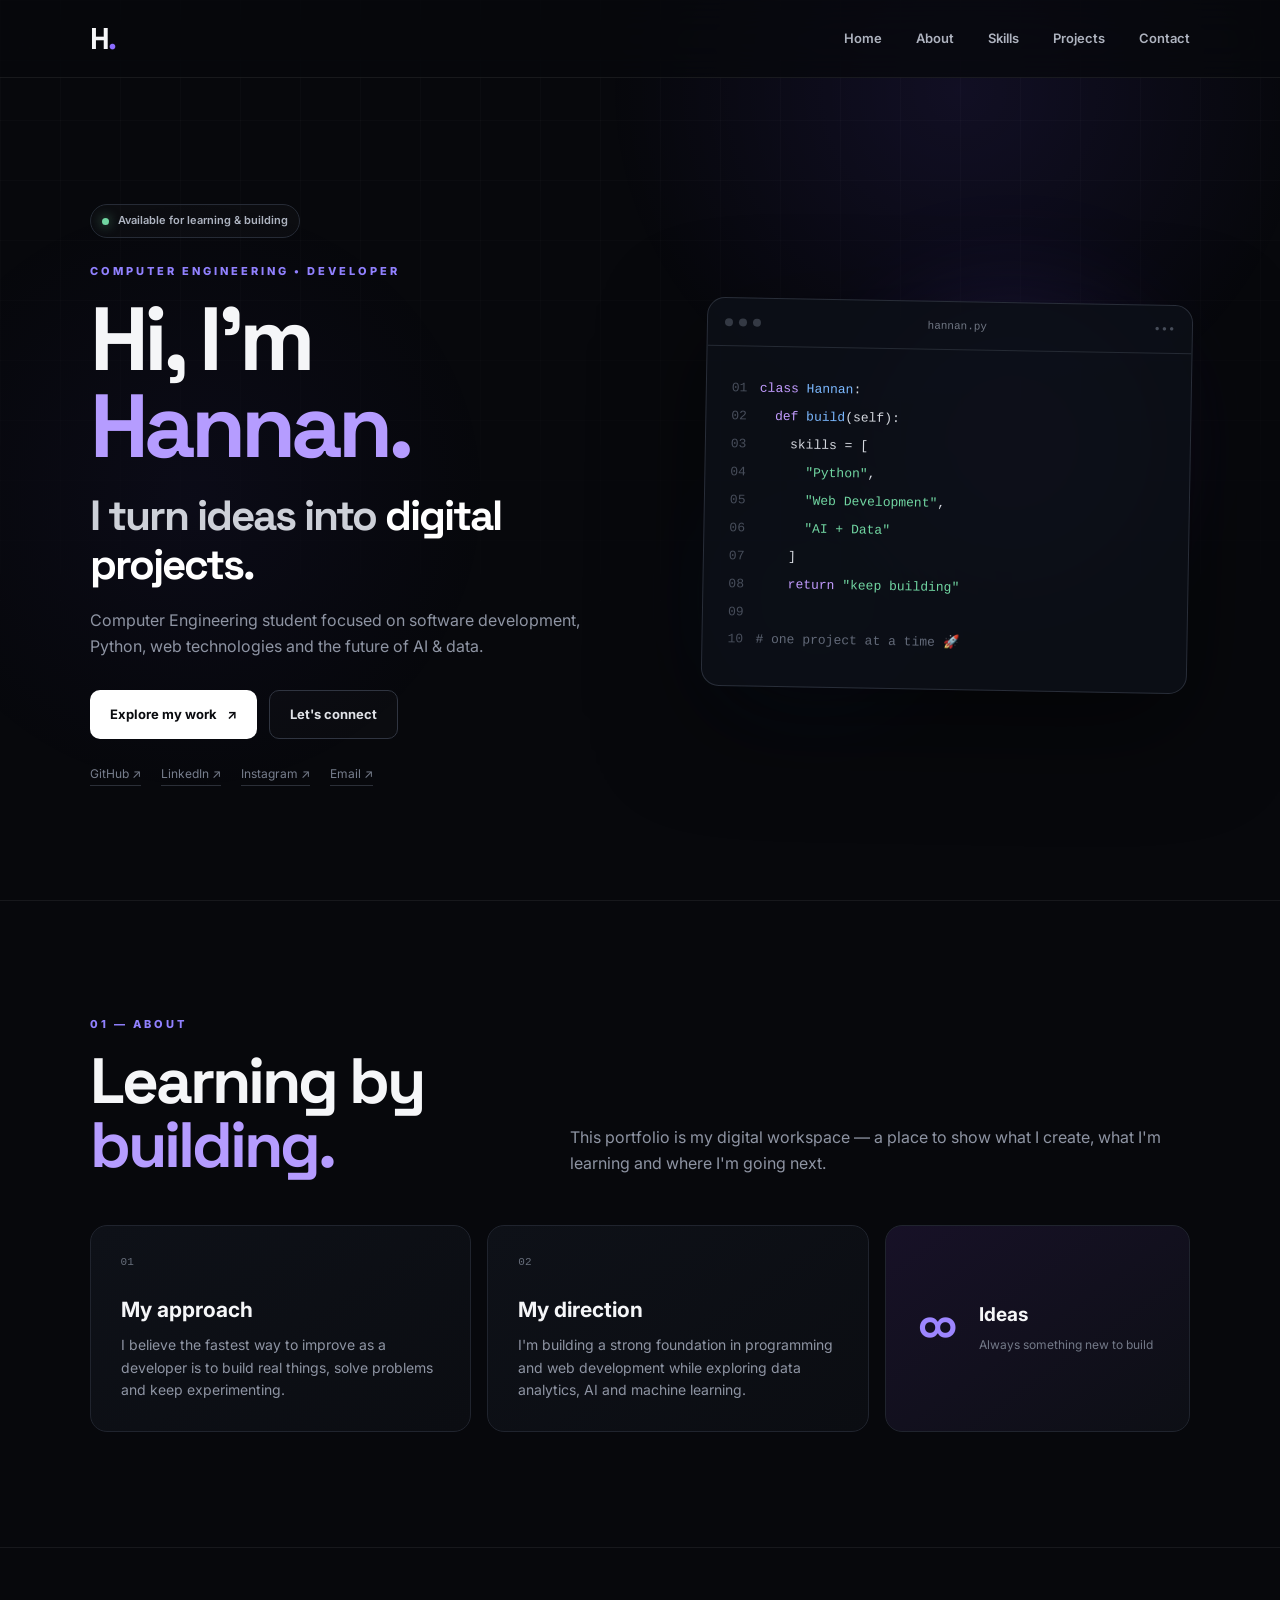
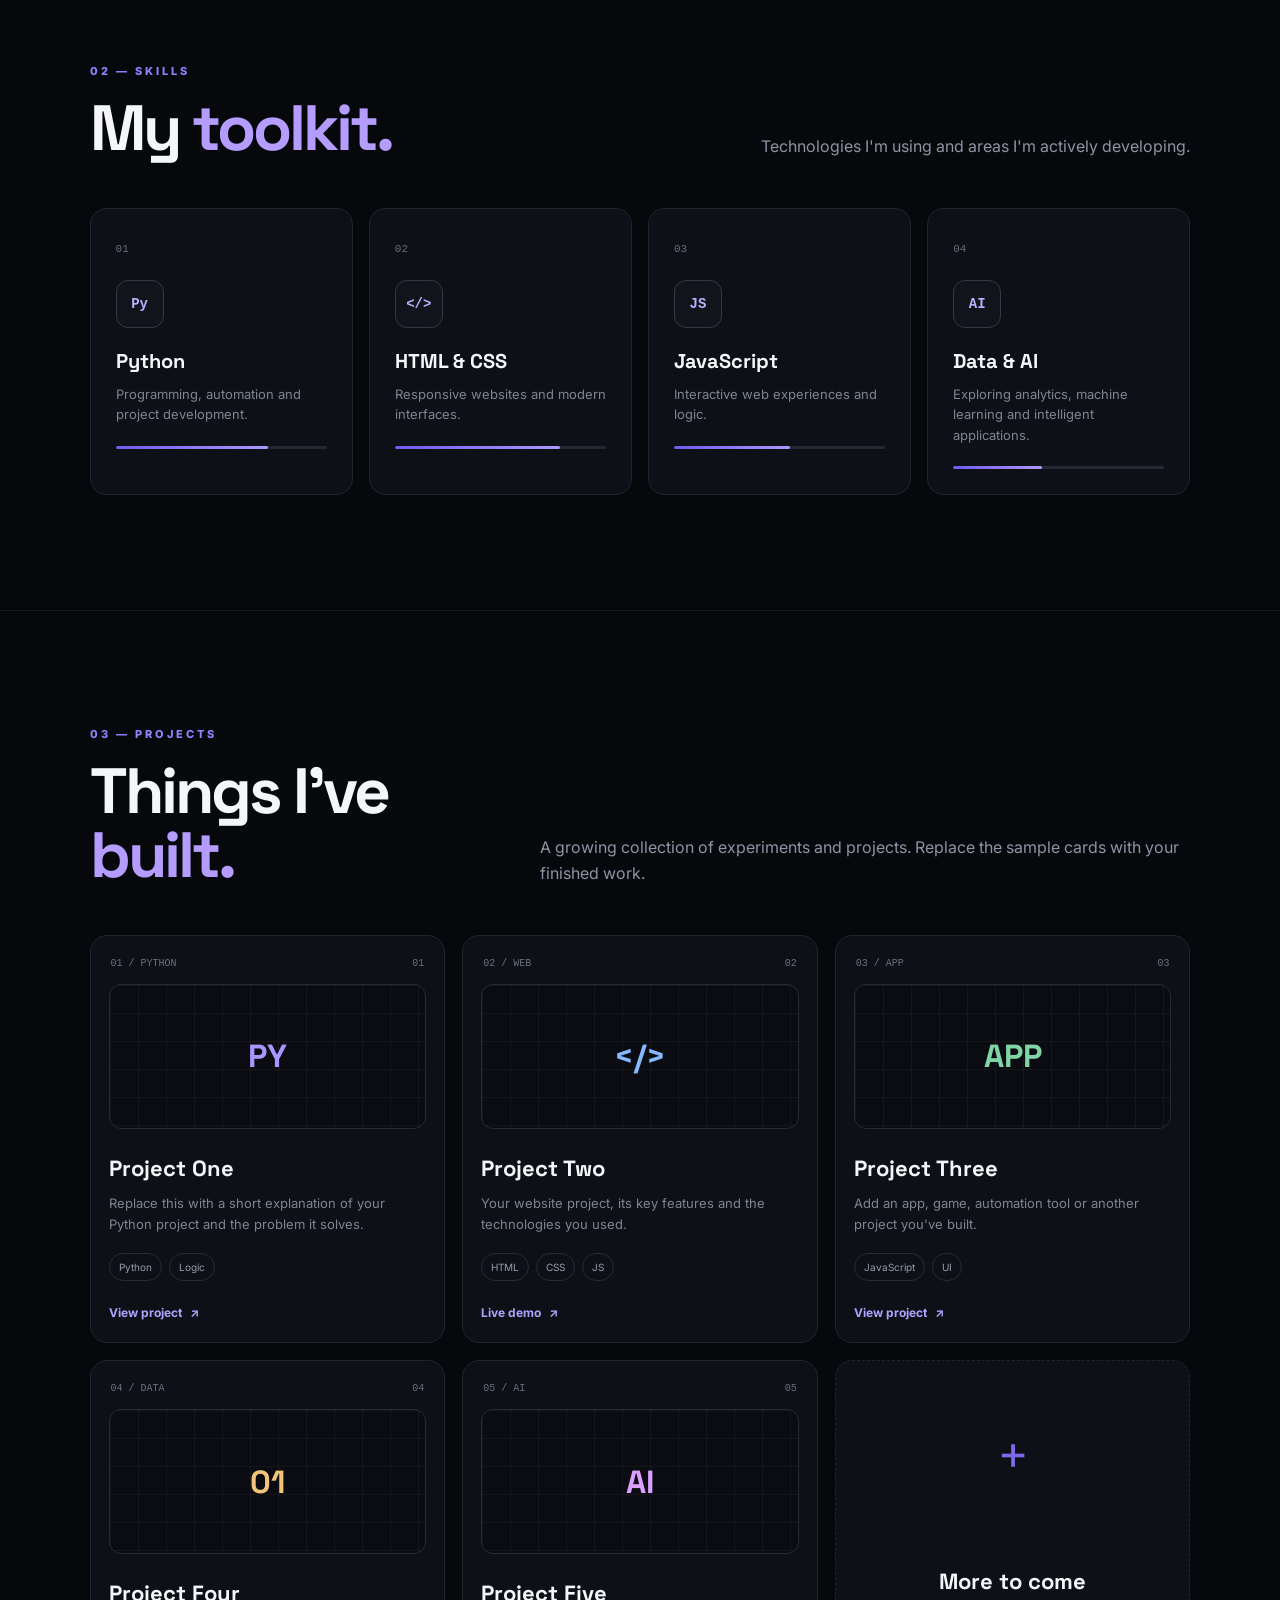
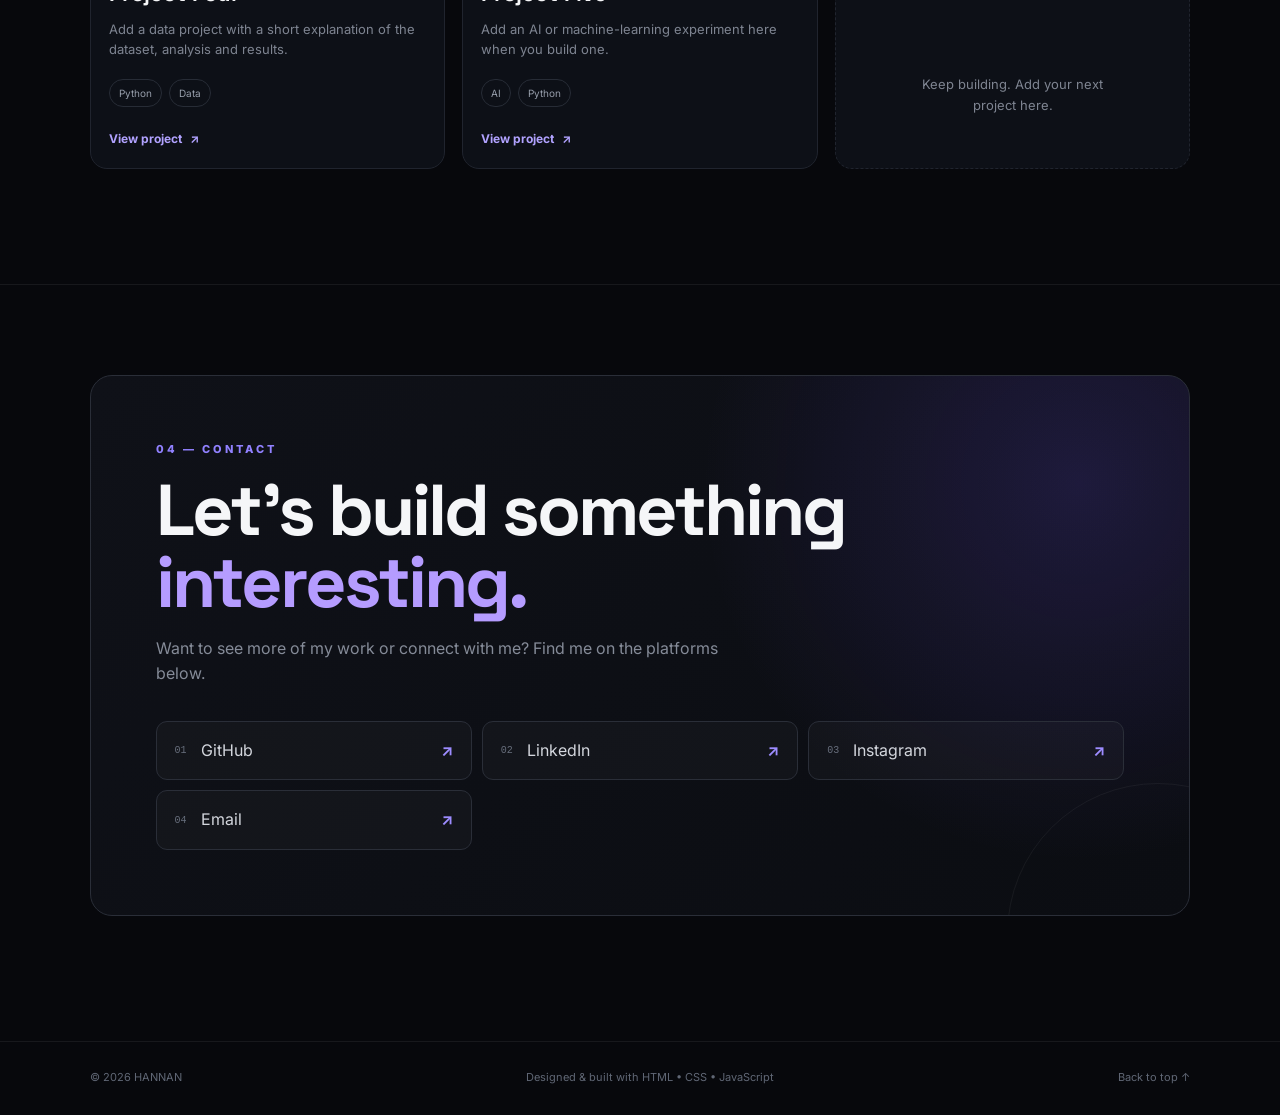
<file: index.html>
<!DOCTYPE html>
<html lang="en">
<head>
  <meta charset="UTF-8">
  <meta name="viewport" content="width=device-width, initial-scale=1.0">
  <meta name="description" content="Hannan — Computer Engineering student, developer and builder. Explore projects, skills and learning journey.">
  <title>Hannan — Developer Portfolio</title>
  <link rel="preconnect" href="https://fonts.googleapis.com">
  <link rel="preconnect" href="https://fonts.gstatic.com" crossorigin>
  <link href="https://fonts.googleapis.com/css2?family=Inter:wght@400;500;600;700;800&family=Space+Grotesk:wght@500;600;700&display=swap" rel="stylesheet">
  <link rel="stylesheet" href="style.css">
</head>
<body>
  <div class="bg-grid"></div>

  <header class="nav">
    <a class="logo" href="#home" aria-label="Hannan home">H<span>.</span></a>
    <button class="menu" id="menuBtn" aria-label="Open navigation" aria-expanded="false">☰</button>
    <nav id="navLinks">
      <a href="#home">Home</a>
      <a href="#about">About</a>
      <a href="#skills">Skills</a>
      <a href="#projects">Projects</a>
      <a href="#contact">Contact</a>
    </nav>
  </header>

  <main>
    <section id="home" class="hero">
      <div class="hero-text reveal">
        <div class="status"><i></i> Available for learning & building</div>
        <p class="eyebrow">COMPUTER ENGINEERING • DEVELOPER</p>
        <h1>Hi, I'm <span>Hannan.</span></h1>
        <h2>I turn ideas into <em>digital projects.</em></h2>
        <p class="intro">Computer Engineering student focused on software development, Python, web technologies and the future of AI & data.</p>
        <div class="buttons">
          <a class="btn primary" href="#projects">Explore my work <span>↗</span></a>
          <a class="btn secondary" href="#contact">Let's connect</a>
        </div>
        <div class="quick-links">
          <a href="#" target="_blank" rel="noopener">GitHub ↗</a>
          <a href="https://www.linkedin.com/in/mohamad-hannan-shaikh-680051393/" target="_blank" rel="noopener">LinkedIn ↗</a>
          <a href="https://www.instagram.com/hanna_n963/" target="_blank" rel="noopener">Instagram ↗</a>
          <a href="mailto:shaikhmo.hannan7@gmail.com">Email ↗</a>
        </div>
      </div>

      <div class="hero-visual reveal">
        <div class="glow glow-one"></div>
        <div class="glow glow-two"></div>
        <div class="terminal">
          <div class="terminal-bar">
            <div class="dots"><i></i><i></i><i></i></div>
            <span>hannan.py</span>
            <b>•••</b>
          </div>
          <div class="terminal-code">
            <p><span class="line">01</span><span class="purple">class</span> <span class="blue">Hannan</span>:</p>
            <p><span class="line">02</span>&nbsp;&nbsp;<span class="purple">def</span> <span class="blue">build</span>(self):</p>
            <p><span class="line">03</span>&nbsp;&nbsp;&nbsp;&nbsp;skills = [</p>
            <p><span class="line">04</span>&nbsp;&nbsp;&nbsp;&nbsp;&nbsp;&nbsp;<span class="green">"Python"</span>,</p>
            <p><span class="line">05</span>&nbsp;&nbsp;&nbsp;&nbsp;&nbsp;&nbsp;<span class="green">"Web Development"</span>,</p>
            <p><span class="line">06</span>&nbsp;&nbsp;&nbsp;&nbsp;&nbsp;&nbsp;<span class="green">"AI + Data"</span></p>
            <p><span class="line">07</span>&nbsp;&nbsp;&nbsp;&nbsp;]</p>
            <p><span class="line">08</span>&nbsp;&nbsp;&nbsp;&nbsp;<span class="purple">return</span> <span class="green">"keep building"</span></p>
            <p><span class="line">09</span></p>
            <p><span class="line">10</span><span class="comment"># one project at a time 🚀</span></p>
          </div>
        </div>
      </div>
    </section>

    <section id="about" class="section about">
      <div class="section-head reveal">
        <div>
          <p class="eyebrow">01 — ABOUT</p>
          <h2>Learning by <span>building.</span></h2>
        </div>
        <p class="section-intro">This portfolio is my digital workspace — a place to show what I create, what I'm learning and where I'm going next.</p>
      </div>
      <div class="about-grid">
        <div class="about-card reveal">
          <div class="card-number">01</div>
          <h3>My approach</h3>
          <p>I believe the fastest way to improve as a developer is to build real things, solve problems and keep experimenting.</p>
        </div>
        <div class="about-card reveal">
          <div class="card-number">02</div>
          <h3>My direction</h3>
          <p>I'm building a strong foundation in programming and web development while exploring data analytics, AI and machine learning.</p>
        </div>
        <div class="about-card highlight reveal">
          <div class="big-number">∞</div>
          <div><strong>Ideas</strong><span>Always something new to build</span></div>
        </div>
      </div>
    </section>

    <section id="skills" class="section">
      <div class="section-head reveal">
        <div>
          <p class="eyebrow">02 — SKILLS</p>
          <h2>My <span>toolkit.</span></h2>
        </div>
        <p class="section-intro">Technologies I'm using and areas I'm actively developing.</p>
      </div>
      <div class="skill-grid">
        <article class="skill reveal"><span class="skill-no">01</span><div class="skill-icon">Py</div><h3>Python</h3><p>Programming, automation and project development.</p><div class="meter"><i style="width:72%"></i></div></article>
        <article class="skill reveal"><span class="skill-no">02</span><div class="skill-icon">&lt;/&gt;</div><h3>HTML & CSS</h3><p>Responsive websites and modern interfaces.</p><div class="meter"><i style="width:78%"></i></div></article>
        <article class="skill reveal"><span class="skill-no">03</span><div class="skill-icon">JS</div><h3>JavaScript</h3><p>Interactive web experiences and logic.</p><div class="meter"><i style="width:55%"></i></div></article>
        <article class="skill reveal"><span class="skill-no">04</span><div class="skill-icon">AI</div><h3>Data & AI</h3><p>Exploring analytics, machine learning and intelligent applications.</p><div class="meter"><i style="width:42%"></i></div></article>
      </div>
    </section>

    <section id="projects" class="section projects-section">
      <div class="section-head reveal">
        <div>
          <p class="eyebrow">03 — PROJECTS</p>
          <h2>Things I've <span>built.</span></h2>
        </div>
        <p class="section-intro">A growing collection of experiments and projects. Replace the sample cards with your finished work.</p>
      </div>
      <div class="project-grid">
        <article class="project featured reveal">
          <div class="project-top"><span>01 / PYTHON</span><span>01</span></div>
          <div class="project-art python-art"><span>PY</span></div>
          <h3>Project One</h3>
          <p>Replace this with a short explanation of your Python project and the problem it solves.</p>
          <div class="tags"><span>Python</span><span>Logic</span></div>
          <a href="#" class="project-link">View project <span>↗</span></a>
        </article>

        <article class="project reveal">
          <div class="project-top"><span>02 / WEB</span><span>02</span></div>
          <div class="project-art web-art"><span>&lt;/&gt;</span></div>
          <h3>Project Two</h3>
          <p>Your website project, its key features and the technologies you used.</p>
          <div class="tags"><span>HTML</span><span>CSS</span><span>JS</span></div>
          <a href="#" class="project-link">Live demo <span>↗</span></a>
        </article>

        <article class="project reveal">
          <div class="project-top"><span>03 / APP</span><span>03</span></div>
          <div class="project-art app-art"><span>APP</span></div>
          <h3>Project Three</h3>
          <p>Add an app, game, automation tool or another project you've built.</p>
          <div class="tags"><span>JavaScript</span><span>UI</span></div>
          <a href="#" class="project-link">View project <span>↗</span></a>
        </article>

        <article class="project reveal">
          <div class="project-top"><span>04 / DATA</span><span>04</span></div>
          <div class="project-art data-art"><span>01</span></div>
          <h3>Project Four</h3>
          <p>Add a data project with a short explanation of the dataset, analysis and results.</p>
          <div class="tags"><span>Python</span><span>Data</span></div>
          <a href="#" class="project-link">View project <span>↗</span></a>
        </article>

        <article class="project reveal">
          <div class="project-top"><span>05 / AI</span><span>05</span></div>
          <div class="project-art ai-art"><span>AI</span></div>
          <h3>Project Five</h3>
          <p>Add an AI or machine-learning experiment here when you build one.</p>
          <div class="tags"><span>AI</span><span>Python</span></div>
          <a href="#" class="project-link">View project <span>↗</span></a>
        </article>

        <article class="project add-project reveal">
          <div class="plus">+</div>
          <h3>More to come</h3>
          <p>Keep building. Add your next project here.</p>
        </article>
      </div>
    </section>

    <section id="contact" class="section contact">
      <div class="contact-box reveal">
        <p class="eyebrow">04 — CONTACT</p>
        <h2>Let's build something<br><span>interesting.</span></h2>
        <p>Want to see more of my work or connect with me? Find me on the platforms below.</p>
        <div class="contact-links">
          <a href="#" target="_blank" rel="noopener"><small>01</small>GitHub <b>↗</b></a>
          <a href="https://www.linkedin.com/in/mohamad-hannan-shaikh-680051393/" target="_blank" rel="noopener"><small>02</small>LinkedIn <b>↗</b></a>
          <a href="https://www.instagram.com/hanna_n963/" target="_blank" rel="noopener"><small>03</small>Instagram <b>↗</b></a>
          <a href="mailto:shaikhmo.hannan7@gmail.com"> <small>04</small>Email <b>↗</b>  </a>
        </div>
      </div>
    </section>
  </main>

  <footer>
    <span>© <span id="year"></span> HANNAN</span>
    <span>Designed & built with HTML • CSS • JavaScript</span>
    <a href="#home">Back to top ↑</a>
  </footer>

  <script>
    const menuBtn = document.getElementById('menuBtn');
    const navLinks = document.getElementById('navLinks');
    menuBtn.addEventListener('click', () => {
      const open = navLinks.classList.toggle('open');
      menuBtn.setAttribute('aria-expanded', open);
    });
    navLinks.querySelectorAll('a').forEach(a => a.addEventListener('click', () => {
      navLinks.classList.remove('open');
      menuBtn.setAttribute('aria-expanded', 'false');
    }));
    document.getElementById('year').textContent = new Date().getFullYear();

    const observer = new IntersectionObserver(entries => {
      entries.forEach(entry => {
        if (entry.isIntersecting) entry.target.classList.add('visible');
      });
    }, {threshold: 0.12});
    document.querySelectorAll('.reveal').forEach(el => observer.observe(el));
  </script>
</body>
</html>
</file>
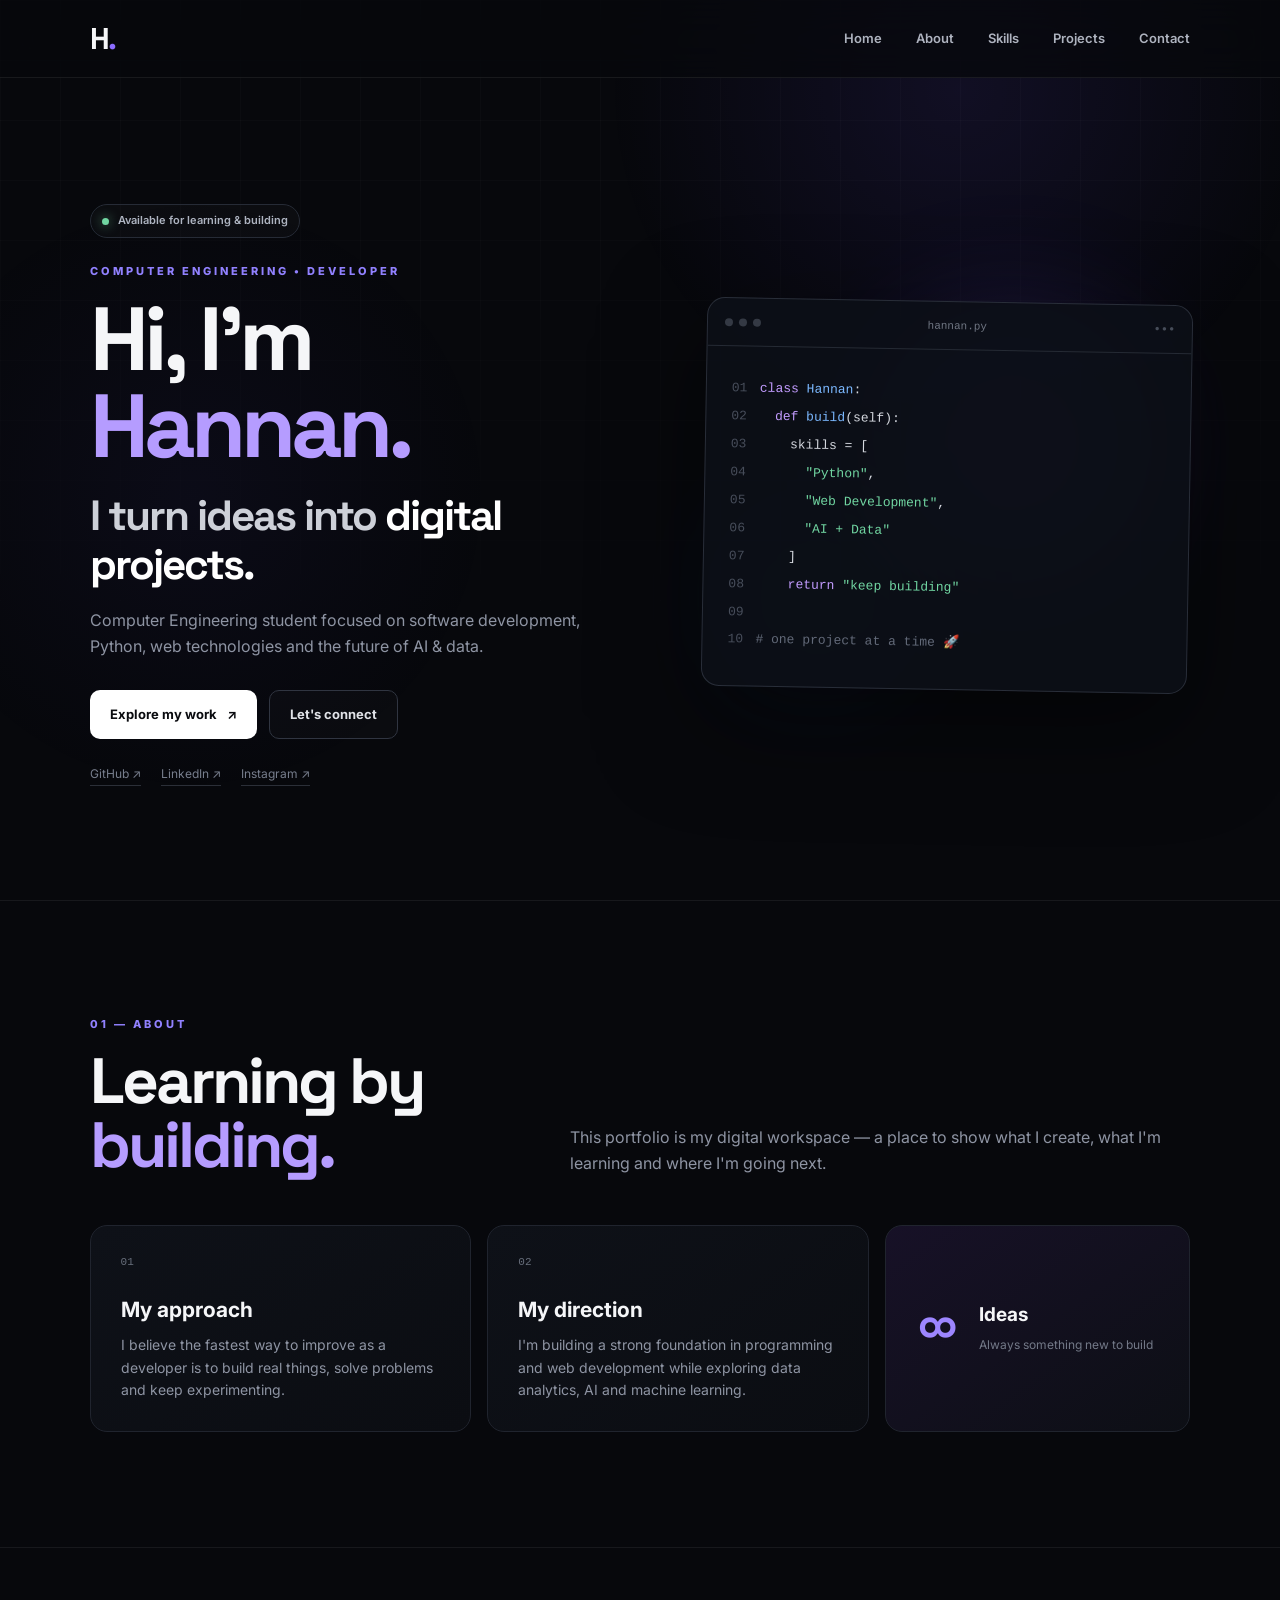
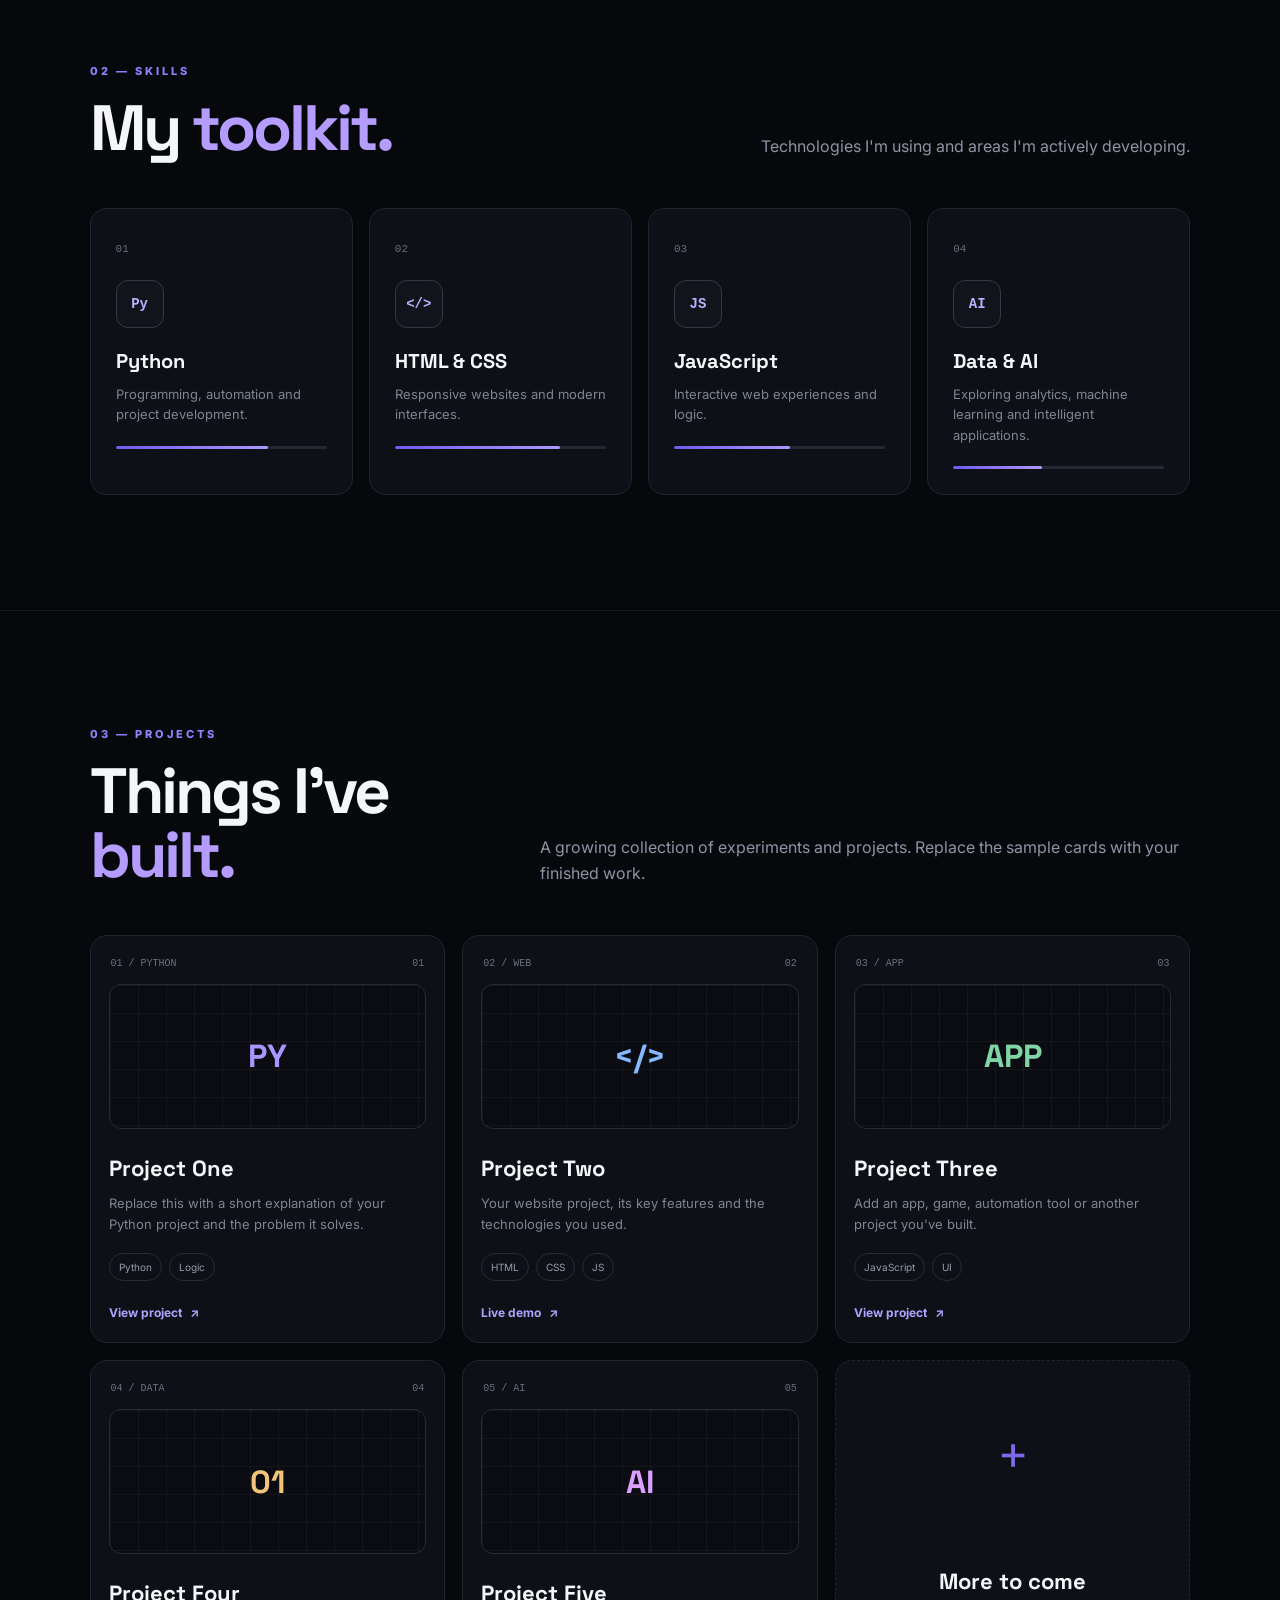
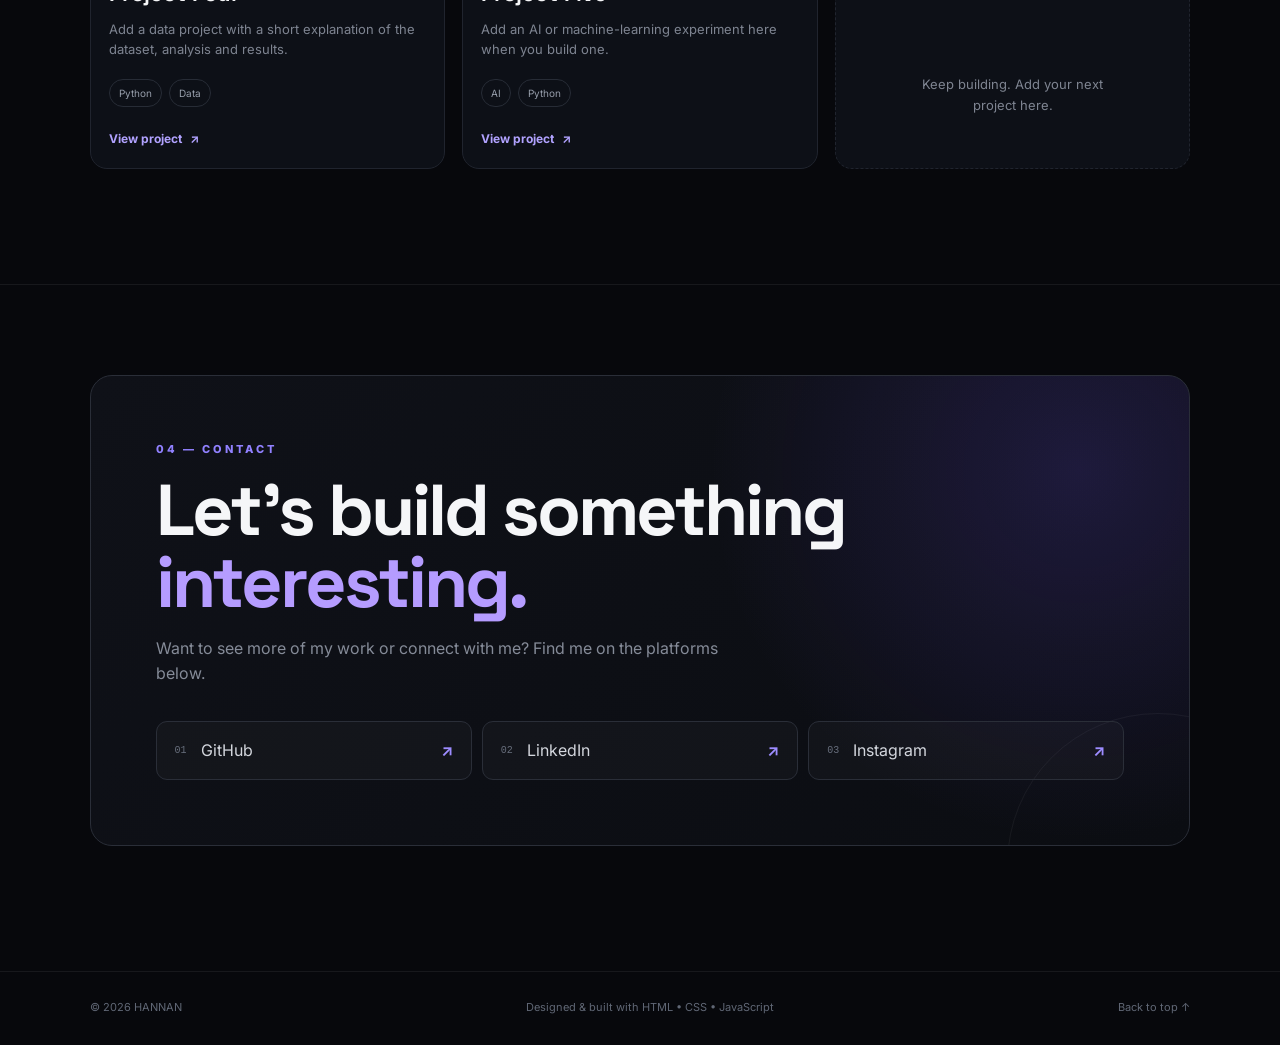
<file: index_professional.html>
<!DOCTYPE html>
<html lang="en">
<head>
  <meta charset="UTF-8">
  <meta name="viewport" content="width=device-width, initial-scale=1.0">
  <meta name="description" content="Hannan — Computer Engineering student, developer and builder. Explore projects, skills and learning journey.">
  <title>Hannan — Developer Portfolio</title>
  <link rel="preconnect" href="https://fonts.googleapis.com">
  <link rel="preconnect" href="https://fonts.gstatic.com" crossorigin>
  <link href="https://fonts.googleapis.com/css2?family=Inter:wght@400;500;600;700;800&family=Space+Grotesk:wght@500;600;700&display=swap" rel="stylesheet">
  <link rel="stylesheet" href="style.css">
</head>
<body>
  <div class="bg-grid"></div>

  <header class="nav">
    <a class="logo" href="#home" aria-label="Hannan home">H<span>.</span></a>
    <button class="menu" id="menuBtn" aria-label="Open navigation" aria-expanded="false">☰</button>
    <nav id="navLinks">
      <a href="#home">Home</a>
      <a href="#about">About</a>
      <a href="#skills">Skills</a>
      <a href="#projects">Projects</a>
      <a href="#contact">Contact</a>
    </nav>
  </header>

  <main>
    <section id="home" class="hero">
      <div class="hero-text reveal">
        <div class="status"><i></i> Available for learning & building</div>
        <p class="eyebrow">COMPUTER ENGINEERING • DEVELOPER</p>
        <h1>Hi, I'm <span>Hannan.</span></h1>
        <h2>I turn ideas into <em>digital projects.</em></h2>
        <p class="intro">Computer Engineering student focused on software development, Python, web technologies and the future of AI & data.</p>
        <div class="buttons">
          <a class="btn primary" href="#projects">Explore my work <span>↗</span></a>
          <a class="btn secondary" href="#contact">Let's connect</a>
        </div>
        <div class="quick-links">
          <a href="https://github.com/hannan963" target="_blank" rel="noopener">GitHub ↗</a>
          <a href="https://www.linkedin.com/in/mohamad-hannan-shaikh-680051393/" target="_blank" rel="noopener">LinkedIn ↗</a>
          <a href="https://www.instagram.com/hanna_n963/" target="_blank" rel="noopener">Instagram ↗</a>
        </div>
      </div>

      <div class="hero-visual reveal">
        <div class="glow glow-one"></div>
        <div class="glow glow-two"></div>
        <div class="terminal">
          <div class="terminal-bar">
            <div class="dots"><i></i><i></i><i></i></div>
            <span>hannan.py</span>
            <b>•••</b>
          </div>
          <div class="terminal-code">
            <p><span class="line">01</span><span class="purple">class</span> <span class="blue">Hannan</span>:</p>
            <p><span class="line">02</span>&nbsp;&nbsp;<span class="purple">def</span> <span class="blue">build</span>(self):</p>
            <p><span class="line">03</span>&nbsp;&nbsp;&nbsp;&nbsp;skills = [</p>
            <p><span class="line">04</span>&nbsp;&nbsp;&nbsp;&nbsp;&nbsp;&nbsp;<span class="green">"Python"</span>,</p>
            <p><span class="line">05</span>&nbsp;&nbsp;&nbsp;&nbsp;&nbsp;&nbsp;<span class="green">"Web Development"</span>,</p>
            <p><span class="line">06</span>&nbsp;&nbsp;&nbsp;&nbsp;&nbsp;&nbsp;<span class="green">"AI + Data"</span></p>
            <p><span class="line">07</span>&nbsp;&nbsp;&nbsp;&nbsp;]</p>
            <p><span class="line">08</span>&nbsp;&nbsp;&nbsp;&nbsp;<span class="purple">return</span> <span class="green">"keep building"</span></p>
            <p><span class="line">09</span></p>
            <p><span class="line">10</span><span class="comment"># one project at a time 🚀</span></p>
          </div>
        </div>
      </div>
    </section>

    <section id="about" class="section about">
      <div class="section-head reveal">
        <div>
          <p class="eyebrow">01 — ABOUT</p>
          <h2>Learning by <span>building.</span></h2>
        </div>
        <p class="section-intro">This portfolio is my digital workspace — a place to show what I create, what I'm learning and where I'm going next.</p>
      </div>
      <div class="about-grid">
        <div class="about-card reveal">
          <div class="card-number">01</div>
          <h3>My approach</h3>
          <p>I believe the fastest way to improve as a developer is to build real things, solve problems and keep experimenting.</p>
        </div>
        <div class="about-card reveal">
          <div class="card-number">02</div>
          <h3>My direction</h3>
          <p>I'm building a strong foundation in programming and web development while exploring data analytics, AI and machine learning.</p>
        </div>
        <div class="about-card highlight reveal">
          <div class="big-number">∞</div>
          <div><strong>Ideas</strong><span>Always something new to build</span></div>
        </div>
      </div>
    </section>

    <section id="skills" class="section">
      <div class="section-head reveal">
        <div>
          <p class="eyebrow">02 — SKILLS</p>
          <h2>My <span>toolkit.</span></h2>
        </div>
        <p class="section-intro">Technologies I'm using and areas I'm actively developing.</p>
      </div>
      <div class="skill-grid">
        <article class="skill reveal"><span class="skill-no">01</span><div class="skill-icon">Py</div><h3>Python</h3><p>Programming, automation and project development.</p><div class="meter"><i style="width:72%"></i></div></article>
        <article class="skill reveal"><span class="skill-no">02</span><div class="skill-icon">&lt;/&gt;</div><h3>HTML & CSS</h3><p>Responsive websites and modern interfaces.</p><div class="meter"><i style="width:78%"></i></div></article>
        <article class="skill reveal"><span class="skill-no">03</span><div class="skill-icon">JS</div><h3>JavaScript</h3><p>Interactive web experiences and logic.</p><div class="meter"><i style="width:55%"></i></div></article>
        <article class="skill reveal"><span class="skill-no">04</span><div class="skill-icon">AI</div><h3>Data & AI</h3><p>Exploring analytics, machine learning and intelligent applications.</p><div class="meter"><i style="width:42%"></i></div></article>
      </div>
    </section>

    <section id="projects" class="section projects-section">
      <div class="section-head reveal">
        <div>
          <p class="eyebrow">03 — PROJECTS</p>
          <h2>Things I've <span>built.</span></h2>
        </div>
        <p class="section-intro">A growing collection of experiments and projects. Replace the sample cards with your finished work.</p>
      </div>
      <div class="project-grid">
        <article class="project featured reveal">
          <div class="project-top"><span>01 / PYTHON</span><span>01</span></div>
          <div class="project-art python-art"><span>PY</span></div>
          <h3>Project One</h3>
          <p>Replace this with a short explanation of your Python project and the problem it solves.</p>
          <div class="tags"><span>Python</span><span>Logic</span></div>
          <a href="#" class="project-link">View project <span>↗</span></a>
        </article>

        <article class="project reveal">
          <div class="project-top"><span>02 / WEB</span><span>02</span></div>
          <div class="project-art web-art"><span>&lt;/&gt;</span></div>
          <h3>Project Two</h3>
          <p>Your website project, its key features and the technologies you used.</p>
          <div class="tags"><span>HTML</span><span>CSS</span><span>JS</span></div>
          <a href="#" class="project-link">Live demo <span>↗</span></a>
        </article>

        <article class="project reveal">
          <div class="project-top"><span>03 / APP</span><span>03</span></div>
          <div class="project-art app-art"><span>APP</span></div>
          <h3>Project Three</h3>
          <p>Add an app, game, automation tool or another project you've built.</p>
          <div class="tags"><span>JavaScript</span><span>UI</span></div>
          <a href="#" class="project-link">View project <span>↗</span></a>
        </article>

        <article class="project reveal">
          <div class="project-top"><span>04 / DATA</span><span>04</span></div>
          <div class="project-art data-art"><span>01</span></div>
          <h3>Project Four</h3>
          <p>Add a data project with a short explanation of the dataset, analysis and results.</p>
          <div class="tags"><span>Python</span><span>Data</span></div>
          <a href="#" class="project-link">View project <span>↗</span></a>
        </article>

        <article class="project reveal">
          <div class="project-top"><span>05 / AI</span><span>05</span></div>
          <div class="project-art ai-art"><span>AI</span></div>
          <h3>Project Five</h3>
          <p>Add an AI or machine-learning experiment here when you build one.</p>
          <div class="tags"><span>AI</span><span>Python</span></div>
          <a href="#" class="project-link">View project <span>↗</span></a>
        </article>

        <article class="project add-project reveal">
          <div class="plus">+</div>
          <h3>More to come</h3>
          <p>Keep building. Add your next project here.</p>
        </article>
      </div>
    </section>

    <section id="contact" class="section contact">
      <div class="contact-box reveal">
        <p class="eyebrow">04 — CONTACT</p>
        <h2>Let's build something<br><span>interesting.</span></h2>
        <p>Want to see more of my work or connect with me? Find me on the platforms below.</p>
        <div class="contact-links">
          <a href="https://github.com/hannan963" target="_blank" rel="noopener"><small>01</small>GitHub <b>↗</b></a>
          <a href="https://www.linkedin.com/in/mohamad-hannan-shaikh-680051393/" target="_blank" rel="noopener"><small>02</small>LinkedIn <b>↗</b></a>
          <a href="https://www.instagram.com/hanna_n963/" target="_blank" rel="noopener"><small>03</small>Instagram <b>↗</b></a>
        </div>
      </div>
    </section>
  </main>

  <footer>
    <span>© <span id="year"></span> HANNAN</span>
    <span>Designed & built with HTML • CSS • JavaScript</span>
    <a href="#home">Back to top ↑</a>
  </footer>

  <script>
    const menuBtn = document.getElementById('menuBtn');
    const navLinks = document.getElementById('navLinks');
    menuBtn.addEventListener('click', () => {
      const open = navLinks.classList.toggle('open');
      menuBtn.setAttribute('aria-expanded', open);
    });
    navLinks.querySelectorAll('a').forEach(a => a.addEventListener('click', () => {
      navLinks.classList.remove('open');
      menuBtn.setAttribute('aria-expanded', 'false');
    }));
    document.getElementById('year').textContent = new Date().getFullYear();

    const observer = new IntersectionObserver(entries => {
      entries.forEach(entry => {
        if (entry.isIntersecting) entry.target.classList.add('visible');
      });
    }, {threshold: 0.12});
    document.querySelectorAll('.reveal').forEach(el => observer.observe(el));
  </script>
</body>
</html>
</file>
<file: style.css>
*{box-sizing:border-box;margin:0;padding:0}
:root{--bg:#07080c;--panel:#0d1017;--panel2:#11141c;--text:#f5f6f8;--muted:#8e94a3;--line:#20242e;--accent:#8b6cff;--accent2:#b59cff;--green:#71d6a2;--blue:#7bb8ff}
html{scroll-behavior:smooth}
body{font-family:Inter,Arial,sans-serif;background:var(--bg);color:var(--text);line-height:1.6;overflow-x:hidden}
body:before{content:"";position:fixed;inset:0;background:radial-gradient(circle at 75% 10%,rgba(111,78,255,.10),transparent 28%),radial-gradient(circle at 15% 55%,rgba(91,72,210,.06),transparent 25%);pointer-events:none;z-index:-2}
.bg-grid{position:fixed;inset:0;background-image:linear-gradient(rgba(255,255,255,.025) 1px,transparent 1px),linear-gradient(90deg,rgba(255,255,255,.025) 1px,transparent 1px);background-size:60px 60px;mask-image:linear-gradient(to bottom,black,transparent 85%);pointer-events:none;z-index:-1}
a{color:inherit;text-decoration:none}
.nav{height:78px;display:flex;align-items:center;justify-content:space-between;padding:0 7%;position:sticky;top:0;z-index:50;background:rgba(7,8,12,.76);backdrop-filter:blur(20px);border-bottom:1px solid rgba(255,255,255,.07)}
.logo{font-family:"Space Grotesk",sans-serif;font-size:30px;font-weight:700;letter-spacing:-2px}.logo span{color:var(--accent)}
.nav nav{display:flex;gap:34px}.nav nav a{color:#aeb3bf;font-size:13px;font-weight:600;transition:.2s}.nav nav a:hover{color:#fff}
.menu{display:none;background:none;border:0;color:#fff;font-size:24px}
.hero{min-height:calc(100vh - 78px);padding:8% 7% 7%;display:grid;grid-template-columns:1.05fr .95fr;gap:7%;align-items:center;max-width:1500px;margin:auto}
.status{display:inline-flex;align-items:center;gap:9px;padding:7px 11px;border:1px solid #262b36;border-radius:30px;color:#aeb4c1;font-size:11px;font-weight:600;margin-bottom:25px;background:rgba(255,255,255,.025)}.status i{width:7px;height:7px;background:var(--green);border-radius:50%;box-shadow:0 0 12px rgba(113,214,162,.7)}
.eyebrow{color:#9181ff;letter-spacing:3px;font-size:11px;font-weight:800;margin-bottom:15px}
.hero h1{font-family:"Space Grotesk",sans-serif;font-size:clamp(54px,7vw,94px);line-height:.98;letter-spacing:-5px}.hero h1 span{color:var(--accent2)}
.hero h2{font-family:"Space Grotesk",sans-serif;font-size:clamp(25px,3.3vw,43px);line-height:1.15;color:#cdd0d8;margin-top:20px;letter-spacing:-2px}.hero h2 em{font-style:normal;color:#fff}
.intro,.section-intro{color:var(--muted);max-width:650px;margin-top:20px;font-size:16px}
.buttons{display:flex;gap:12px;margin-top:31px}.btn{display:inline-flex;align-items:center;justify-content:center;gap:10px;padding:13px 20px;border-radius:10px;font-weight:700;font-size:13px;transition:.25s}.primary{background:#fff;color:#0a0b0f}.primary:hover{transform:translateY(-2px);box-shadow:0 12px 35px rgba(255,255,255,.12)}.secondary{border:1px solid #303541;color:#e0e2e7;background:rgba(255,255,255,.02)}.secondary:hover{border-color:#6b5ca7;background:#11121a}
.quick-links{display:flex;gap:20px;margin-top:25px}.quick-links a{font-size:12px;color:#777e8d;border-bottom:1px solid #2b2f38;padding-bottom:2px;transition:.2s}.quick-links a:hover{color:#fff;border-color:var(--accent)}
.hero-visual{position:relative;min-height:480px;display:grid;place-items:center}.glow{position:absolute;border-radius:50%;filter:blur(60px);pointer-events:none}.glow-one{width:260px;height:260px;background:rgba(116,82,255,.22);top:12%;right:10%}.glow-two{width:180px;height:180px;background:rgba(60,120,255,.10);bottom:10%;left:5%}
.terminal{position:relative;width:min(500px,100%);border:1px solid #292e39;background:rgba(13,16,23,.92);border-radius:18px;box-shadow:0 35px 100px rgba(0,0,0,.5);overflow:hidden;transform:rotate(1deg);transition:.4s}.terminal:hover{transform:rotate(0) translateY(-5px)}
.terminal-bar{height:48px;border-bottom:1px solid #252a34;display:flex;align-items:center;justify-content:space-between;padding:0 17px;color:#6f7582;font:11px monospace}.dots{display:flex;gap:6px}.dots i{width:8px;height:8px;border-radius:50%;background:#343944}.terminal-bar b{font-size:12px;color:#464c59}.terminal-code{padding:28px 25px 32px;font:13px/2.15 "SFMono-Regular",Consolas,monospace;color:#d5d8df}.line{display:inline-block;width:28px;color:#474d5a}.purple{color:#c39cff}.blue{color:var(--blue)}.green{color:var(--green)}.comment{color:#626978}
.section{padding:115px 7%;border-top:1px solid rgba(255,255,255,.065);max-width:1500px;margin:auto}.section-head{display:flex;justify-content:space-between;align-items:end;gap:50px}.section-head h2{font-family:"Space Grotesk",sans-serif;font-size:clamp(38px,5vw,64px);line-height:1;letter-spacing:-3px}.section-head h2 span,.contact h2 span{color:var(--accent2)}
.about-grid{display:grid;grid-template-columns:1fr 1fr .8fr;gap:16px;margin-top:48px}.about-card{border:1px solid var(--line);background:linear-gradient(145deg,#0e1118,#0b0d12);padding:30px;border-radius:17px;min-height:190px}.about-card:hover,.skill:hover,.project:hover{border-color:#403a5e}.card-number{color:#676e7b;font:11px monospace}.about-card h3{font-size:21px;margin:25px 0 8px}.about-card p{color:var(--muted);font-size:14px}.about-card.highlight{display:flex;align-items:center;gap:20px;background:linear-gradient(145deg,#171127,#0d0f15)}.big-number{font-family:"Space Grotesk";font-size:70px;color:#9d86ff;line-height:1}.about-card.highlight strong{display:block;font-size:19px}.about-card.highlight span{color:#737988;font-size:12px}
.skill-grid{display:grid;grid-template-columns:repeat(4,1fr);gap:16px;margin-top:48px}.skill{border:1px solid var(--line);background:var(--panel);padding:25px;border-radius:16px;transition:.25s}.skill-no{color:#666d7a;font:11px monospace}.skill-icon{width:48px;height:48px;display:grid;place-items:center;border:1px solid #343845;border-radius:12px;margin:20px 0 17px;font:bold 14px monospace;color:#bcaeff;background:#11141b}.skill h3{font-family:"Space Grotesk";font-size:20px}.skill p{color:#7e8491;font-size:13px;margin-top:7px;min-height:42px}.meter{height:3px;background:#242832;border-radius:5px;margin-top:20px;overflow:hidden}.meter i{display:block;height:100%;background:linear-gradient(90deg,#7359ef,#ad98ff);border-radius:5px}
.projects-section{max-width:none}.project-grid{max-width:1360px;display:grid;grid-template-columns:repeat(3,1fr);gap:17px;margin:48px auto 0}.project{border:1px solid var(--line);background:var(--panel);padding:18px;border-radius:17px;transition:.25s;overflow:hidden}.project:hover{transform:translateY(-5px);box-shadow:0 20px 50px rgba(0,0,0,.25)}.project-top{display:flex;justify-content:space-between;color:#69707e;font:10px monospace;padding:4px 2px 15px}.project-art{height:145px;border:1px solid #252a34;border-radius:12px;display:grid;place-items:center;margin-bottom:22px;overflow:hidden;position:relative;background:#0a0c11}.project-art:before{content:"";position:absolute;inset:0;background-image:linear-gradient(rgba(255,255,255,.04) 1px,transparent 1px),linear-gradient(90deg,rgba(255,255,255,.04) 1px,transparent 1px);background-size:28px 28px}.project-art span{position:relative;font:700 32px "Space Grotesk";color:#a995ff}.web-art span{color:#83baff}.app-art span{color:#7fd5a5}.data-art span{color:#f1c47a}.ai-art span{color:#db9fff}.project h3{font-family:"Space Grotesk";font-size:22px}.project p{color:#7e8491;font-size:13px;margin-top:7px;min-height:42px}.tags{display:flex;gap:7px;flex-wrap:wrap;margin:18px 0}.tags span{font-size:10px;padding:5px 9px;border:1px solid #272c36;border-radius:20px;color:#969daa}.project-link{font-size:12px;font-weight:700;color:#b1a2ff}.project-link span{margin-left:5px}.add-project{display:grid;place-items:center;text-align:center;border-style:dashed;min-height:390px}.add-project .plus{font-size:48px;color:#8068ed}.add-project h3{margin-top:5px}.add-project p{min-height:auto;max-width:220px}
.contact{padding-top:90px;padding-bottom:125px}.contact-box{position:relative;overflow:hidden;border:1px solid #2a2e38;border-radius:22px;padding:65px;max-width:1200px;margin:auto;background:radial-gradient(circle at 90% 20%,rgba(117,83,255,.17),transparent 35%),linear-gradient(135deg,#0f1118,#0b0d12)}.contact-box:after{content:"";position:absolute;width:300px;height:300px;border:1px solid rgba(255,255,255,.05);border-radius:50%;right:-120px;bottom:-170px}.contact h2{font-family:"Space Grotesk";font-size:clamp(42px,6vw,72px);line-height:1;letter-spacing:-3px}.contact-box>p:not(.eyebrow){color:#858b98;max-width:580px;margin-top:18px}.contact-links{display:grid;grid-template-columns:repeat(3,1fr);gap:10px;margin-top:34px;position:relative;z-index:2}.contact-links a{display:flex;align-items:center;gap:14px;padding:16px 18px;border:1px solid #2a2e38;border-radius:11px;color:#d3d6dd;background:rgba(255,255,255,.025);transition:.2s}.contact-links a:hover{border-color:#7463b4;transform:translateY(-2px)}.contact-links small{color:#676e7c;font:10px monospace}.contact-links b{margin-left:auto;color:#9d8cff}
footer{max-width:1500px;margin:auto;padding:27px 7%;display:flex;justify-content:space-between;gap:20px;color:#606775;font-size:11px;border-top:1px solid rgba(255,255,255,.065)}footer a:hover{color:#fff}
.reveal{opacity:0;transform:translateY(18px);transition:opacity .7s ease,transform .7s ease}.reveal.visible{opacity:1;transform:none}
@media(max-width:900px){.hero{grid-template-columns:1fr;padding-top:75px}.hero-visual{min-height:370px}.section-head{display:block}.section-head .section-intro{margin-top:18px}.about-grid{grid-template-columns:1fr 1fr}.about-card.highlight{grid-column:1/-1}.skill-grid{grid-template-columns:1fr 1fr}.project-grid{grid-template-columns:1fr 1fr}.contact-links{grid-template-columns:1fr}}
@media(max-width:700px){.nav{height:70px;padding:0 5%}.menu{display:block}.nav nav{display:none;position:absolute;top:70px;left:0;right:0;background:rgba(9,11,15,.97);padding:20px 5%;flex-direction:column;gap:16px;border-bottom:1px solid #222731}.nav nav.open{display:flex}.hero{padding:65px 5% 55px;min-height:auto}.hero h1{letter-spacing:-3px}.hero-visual{min-height:320px}.terminal-code{font-size:11px;padding:22px 16px}.section{padding:85px 5%}.about-grid,.skill-grid,.project-grid{grid-template-columns:1fr}.about-card.highlight{grid-column:auto}.contact-box{padding:40px 25px}.contact h2{letter-spacing:-2px}.contact{padding-bottom:90px}footer{padding:24px 5%;flex-direction:column}}
@media(max-width:420px){.buttons{flex-direction:column}.btn{width:100%}.quick-links{gap:13px;flex-wrap:wrap}.hero-visual{min-height:285px}.terminal-code{font-size:9px}.project-art{height:125px}}
</file>
